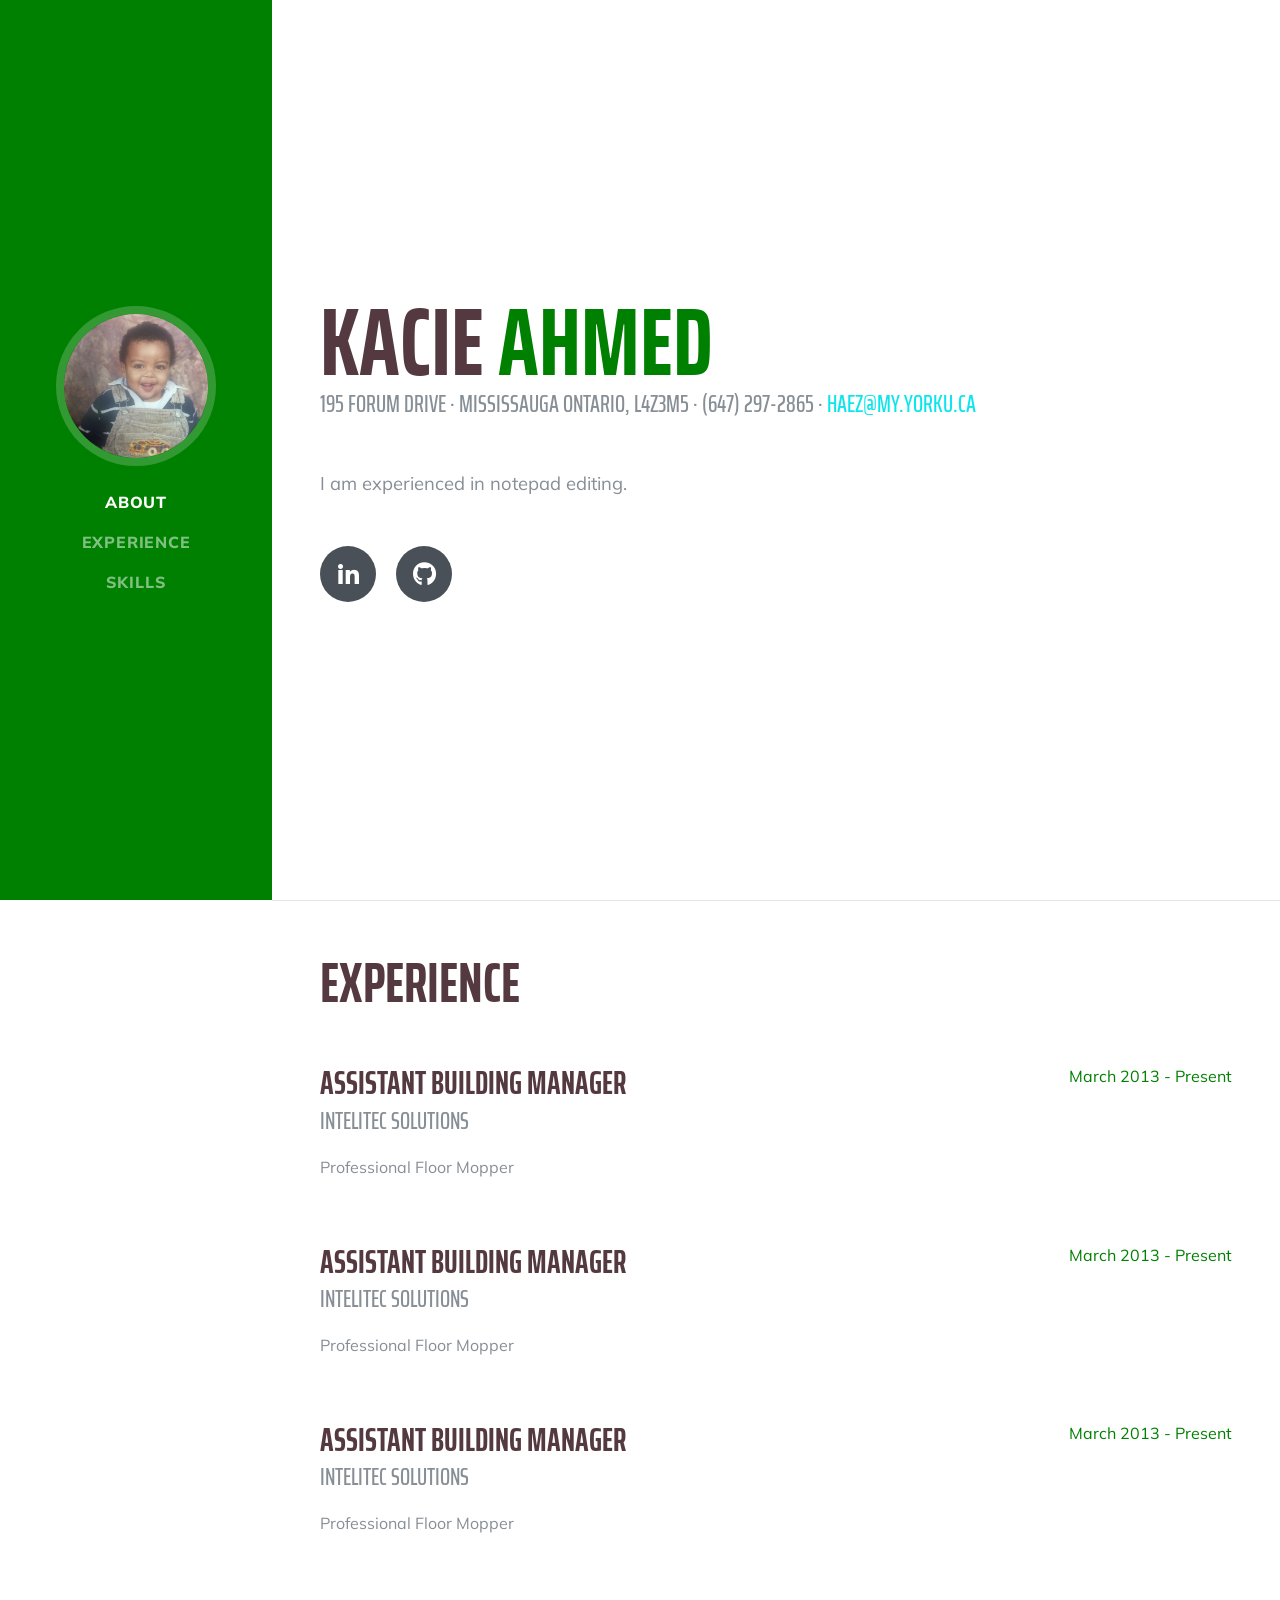
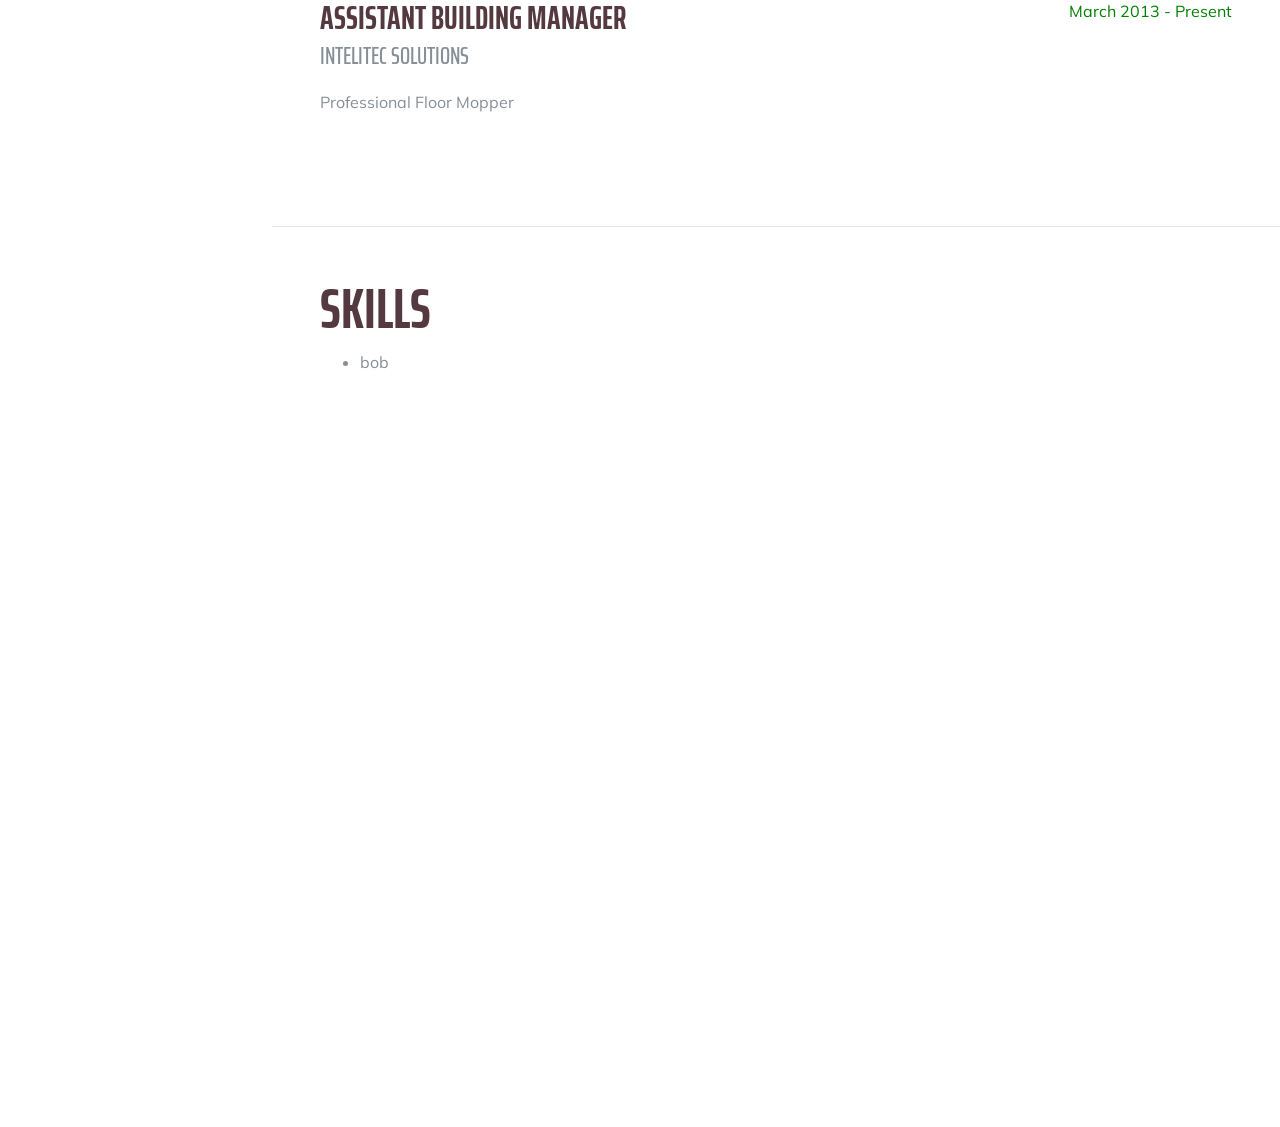
<file: index.html>
<!DOCTYPE html>
<html lang="en">

  <head>

    <meta charset="utf-8">
    <meta name="viewport" content="width=device-width, initial-scale=1, shrink-to-fit=no">
    <meta name="description" content="">
    <meta name="author" content="">

    <title>Resume - Kacie's Resume</title>

    <!-- Bootstrap core CSS -->
    <link href="vendor/bootstrap/css/bootstrap.min.css" rel="stylesheet">

    <!-- Custom fonts for this template -->
    <link href="https://fonts.googleapis.com/css?family=Saira+Extra+Condensed:500,700" rel="stylesheet">
    <link href="https://fonts.googleapis.com/css?family=Muli:400,400i,800,800i" rel="stylesheet">
    <link href="vendor/fontawesome-free/css/all.min.css" rel="stylesheet">

    <!-- Custom styles for this template -->
    <link href="css/resume.css" rel="stylesheet">

  </head>

  <body id="page-top">

    <nav class="navbar navbar-expand-lg navbar-dark bg-primary fixed-top" id="sideNav">
      <a class="navbar-brand js-scroll-trigger" href="#page-top">
        <span class="d-block d-lg-none">Workshop</span>
        <span class="d-none d-lg-block">
          <img class="img-fluid img-profile rounded-circle mx-auto mb-2" src="img/profile.jpg" alt="">
        </span>
      </a>
      <button class="navbar-toggler" type="button" data-toggle="collapse" data-target="#navbarSupportedContent" aria-controls="navbarSupportedContent" aria-expanded="false" aria-label="Toggle navigation">
        <span class="navbar-toggler-icon"></span>
      </button>
      <div class="collapse navbar-collapse" id="navbarSupportedContent">
        <ul class="navbar-nav">
          <li class="nav-item">
            <a class="nav-link js-scroll-trigger" href="#about">About</a>
          </li>
          <li class="nav-item">
            <a class="nav-link js-scroll-trigger" href="#experience">Experience</a>
          </li>
          <li class="nav-item">
            <a class="nav-link js-scroll-trigger" href="#experience">Skills</a>
          </li>
        </ul>
      </div>
    </nav>

    <div class="container-fluid p-0">
      <section class="resume-section p-3 p-lg-5 d-flex d-column" id="about">
        <div class="my-auto">
          <h1 class="mb-0">Kacie
            <span class="text-primary">Ahmed</span>
          </h1>
          <div class="subheading mb-5">195 Forum Drive · Mississauga Ontario, L4Z3M5 · (647) 297-2865 ·
            <a href="mailto:haez@my.yorku.ca">haez@my.yorku.ca</a>
          </div>
          <p class="lead mb-5">I am experienced in notepad editing.</p>
          <div class="social-icons">
            <a href="https://www.linkedin.com/in/kacie-ahmed-2a8b5b171/">
              <i class="fab fa-linkedin-in"></i>
            </a>
            <a href="#">
              <i class="fab fa-github"></i>
            </a>
          </div>
        </div>
      </section>

      <hr class="m-0">

      <section class="resume-section p-3 p-lg-5 d-flex flex-column" id="experience">
        <div class="my-auto">
          <h2 class="mb-5">Experience</h2>

          <div class="resume-item d-flex flex-column flex-md-row mb-5">
            <div class="resume-content mr-auto">
              <h3 class="mb-0">Assistant Building Manager</h3>
              <div class="subheading mb-3">Intelitec Solutions</div>
              <p>Professional Floor Mopper</p>
            </div>
            <div class="resume-date text-md-right">
              <span class="text-primary">March 2013 - Present</span>
            </div>
          </div>

          <div class="resume-item d-flex flex-column flex-md-row mb-5">
            <div class="resume-content mr-auto">
              <h3 class="mb-0">Assistant Building Manager</h3>
              <div class="subheading mb-3">Intelitec Solutions</div>
              <p>Professional Floor Mopper</p>
            </div>
            <div class="resume-date text-md-right">
              <span class="text-primary">March 2013 - Present</span>
            </div>
          </div>
          <div class="resume-item d-flex flex-column flex-md-row mb-5">
            <div class="resume-content mr-auto">
              <h3 class="mb-0">Assistant Building Manager</h3>
              <div class="subheading mb-3">Intelitec Solutions</div>
              <p>Professional Floor Mopper</p>
            </div>
            <div class="resume-date text-md-right">
              <span class="text-primary">March 2013 - Present</span>
            </div>
          </div>

          <div class="resume-item d-flex flex-column flex-md-row mb-5">
            <div class="resume-content mr-auto">
              <h3 class="mb-0">Assistant Building Manager</h3>
              <div class="subheading mb-3">Intelitec Solutions</div>
              <p>Professional Floor Mopper</p>
            </div>
            <div class="resume-date text-md-right">
              <span class="text-primary">March 2013 - Present</span>
            </div>
          </div>

        </div>


</section>

      <hr class="m-0">

      <section class="resume-section p-3 p-lg-5 d-flex d-column" id="skills">




      <div>
          <h2> Skills </h2>
        <ul>
          <li> bob </li>

      </div>



    </section>





    <!-- Bootstrap core JavaScript -->
    <script src="vendor/jquery/jquery.min.js"></script>
    <script src="vendor/bootstrap/js/bootstrap.bundle.min.js"></script>

    <!-- Plugin JavaScript -->
    <script src="vendor/jquery-easing/jquery.easing.min.js"></script>

    <!-- Custom scripts for this template -->
    <script src="js/resume.min.js"></script>

  </body>

</html>
</file>
<file: vendor/fontawesome-free/css/all.min.css>
/*!
 * Font Awesome Free 5.3.1 by @fontawesome - https://fontawesome.com
 * License - https://fontawesome.com/license/free (Icons: CC BY 4.0, Fonts: SIL OFL 1.1, Code: MIT License)
 */
.fa,.fab,.fal,.far,.fas{-moz-osx-font-smoothing:grayscale;-webkit-font-smoothing:antialiased;display:inline-block;font-style:normal;font-variant:normal;text-rendering:auto;line-height:1}.fa-lg{font-size:1.33333em;line-height:.75em;vertical-align:-.0667em}.fa-xs{font-size:.75em}.fa-sm{font-size:.875em}.fa-1x{font-size:1em}.fa-2x{font-size:2em}.fa-3x{font-size:3em}.fa-4x{font-size:4em}.fa-5x{font-size:5em}.fa-6x{font-size:6em}.fa-7x{font-size:7em}.fa-8x{font-size:8em}.fa-9x{font-size:9em}.fa-10x{font-size:10em}.fa-fw{text-align:center;width:1.25em}.fa-ul{list-style-type:none;margin-left:2.5em;padding-left:0}.fa-ul>li{position:relative}.fa-li{left:-2em;position:absolute;text-align:center;width:2em;line-height:inherit}.fa-border{border:.08em solid #eee;border-radius:.1em;padding:.2em .25em .15em}.fa-pull-left{float:left}.fa-pull-right{float:right}.fa.fa-pull-left,.fab.fa-pull-left,.fal.fa-pull-left,.far.fa-pull-left,.fas.fa-pull-left{margin-right:.3em}.fa.fa-pull-right,.fab.fa-pull-right,.fal.fa-pull-right,.far.fa-pull-right,.fas.fa-pull-right{margin-left:.3em}.fa-spin{animation:fa-spin 2s infinite linear}.fa-pulse{animation:fa-spin 1s infinite steps(8)}@keyframes fa-spin{0%{transform:rotate(0deg)}to{transform:rotate(1turn)}}.fa-rotate-90{-ms-filter:"progid:DXImageTransform.Microsoft.BasicImage(rotation=1)";transform:rotate(90deg)}.fa-rotate-180{-ms-filter:"progid:DXImageTransform.Microsoft.BasicImage(rotation=2)";transform:rotate(180deg)}.fa-rotate-270{-ms-filter:"progid:DXImageTransform.Microsoft.BasicImage(rotation=3)";transform:rotate(270deg)}.fa-flip-horizontal{-ms-filter:"progid:DXImageTransform.Microsoft.BasicImage(rotation=0, mirror=1)";transform:scaleX(-1)}.fa-flip-vertical{transform:scaleY(-1)}.fa-flip-horizontal.fa-flip-vertical,.fa-flip-vertical{-ms-filter:"progid:DXImageTransform.Microsoft.BasicImage(rotation=2, mirror=1)"}.fa-flip-horizontal.fa-flip-vertical{transform:scale(-1)}:root .fa-flip-horizontal,:root .fa-flip-vertical,:root .fa-rotate-90,:root .fa-rotate-180,:root .fa-rotate-270{-webkit-filter:none;filter:none}.fa-stack{display:inline-block;height:2em;line-height:2em;position:relative;vertical-align:middle;width:2em}.fa-stack-1x,.fa-stack-2x{left:0;position:absolute;text-align:center;width:100%}.fa-stack-1x{line-height:inherit}.fa-stack-2x{font-size:2em}.fa-inverse{color:#fff}.fa-500px:before{content:"\f26e"}.fa-accessible-icon:before{content:"\f368"}.fa-accusoft:before{content:"\f369"}.fa-ad:before{content:"\f641"}.fa-address-book:before{content:"\f2b9"}.fa-address-card:before{content:"\f2bb"}.fa-adjust:before{content:"\f042"}.fa-adn:before{content:"\f170"}.fa-adversal:before{content:"\f36a"}.fa-affiliatetheme:before{content:"\f36b"}.fa-air-freshener:before{content:"\f5d0"}.fa-algolia:before{content:"\f36c"}.fa-align-center:before{content:"\f037"}.fa-align-justify:before{content:"\f039"}.fa-align-left:before{content:"\f036"}.fa-align-right:before{content:"\f038"}.fa-alipay:before{content:"\f642"}.fa-allergies:before{content:"\f461"}.fa-amazon:before{content:"\f270"}.fa-amazon-pay:before{content:"\f42c"}.fa-ambulance:before{content:"\f0f9"}.fa-american-sign-language-interpreting:before{content:"\f2a3"}.fa-amilia:before{content:"\f36d"}.fa-anchor:before{content:"\f13d"}.fa-android:before{content:"\f17b"}.fa-angellist:before{content:"\f209"}.fa-angle-double-down:before{content:"\f103"}.fa-angle-double-left:before{content:"\f100"}.fa-angle-double-right:before{content:"\f101"}.fa-angle-double-up:before{content:"\f102"}.fa-angle-down:before{content:"\f107"}.fa-angle-left:before{content:"\f104"}.fa-angle-right:before{content:"\f105"}.fa-angle-up:before{content:"\f106"}.fa-angry:before{content:"\f556"}.fa-angrycreative:before{content:"\f36e"}.fa-angular:before{content:"\f420"}.fa-ankh:before{content:"\f644"}.fa-app-store:before{content:"\f36f"}.fa-app-store-ios:before{content:"\f370"}.fa-apper:before{content:"\f371"}.fa-apple:before{content:"\f179"}.fa-apple-alt:before{content:"\f5d1"}.fa-apple-pay:before{content:"\f415"}.fa-archive:before{content:"\f187"}.fa-archway:before{content:"\f557"}.fa-arrow-alt-circle-down:before{content:"\f358"}.fa-arrow-alt-circle-left:before{content:"\f359"}.fa-arrow-alt-circle-right:before{content:"\f35a"}.fa-arrow-alt-circle-up:before{content:"\f35b"}.fa-arrow-circle-down:before{content:"\f0ab"}.fa-arrow-circle-left:before{content:"\f0a8"}.fa-arrow-circle-right:before{content:"\f0a9"}.fa-arrow-circle-up:before{content:"\f0aa"}.fa-arrow-down:before{content:"\f063"}.fa-arrow-left:before{content:"\f060"}.fa-arrow-right:before{content:"\f061"}.fa-arrow-up:before{content:"\f062"}.fa-arrows-alt:before{content:"\f0b2"}.fa-arrows-alt-h:before{content:"\f337"}.fa-arrows-alt-v:before{content:"\f338"}.fa-assistive-listening-systems:before{content:"\f2a2"}.fa-asterisk:before{content:"\f069"}.fa-asymmetrik:before{content:"\f372"}.fa-at:before{content:"\f1fa"}.fa-atlas:before{content:"\f558"}.fa-atom:before{content:"\f5d2"}.fa-audible:before{content:"\f373"}.fa-audio-description:before{content:"\f29e"}.fa-autoprefixer:before{content:"\f41c"}.fa-avianex:before{content:"\f374"}.fa-aviato:before{content:"\f421"}.fa-award:before{content:"\f559"}.fa-aws:before{content:"\f375"}.fa-backspace:before{content:"\f55a"}.fa-backward:before{content:"\f04a"}.fa-balance-scale:before{content:"\f24e"}.fa-ban:before{content:"\f05e"}.fa-band-aid:before{content:"\f462"}.fa-bandcamp:before{content:"\f2d5"}.fa-barcode:before{content:"\f02a"}.fa-bars:before{content:"\f0c9"}.fa-baseball-ball:before{content:"\f433"}.fa-basketball-ball:before{content:"\f434"}.fa-bath:before{content:"\f2cd"}.fa-battery-empty:before{content:"\f244"}.fa-battery-full:before{content:"\f240"}.fa-battery-half:before{content:"\f242"}.fa-battery-quarter:before{content:"\f243"}.fa-battery-three-quarters:before{content:"\f241"}.fa-bed:before{content:"\f236"}.fa-beer:before{content:"\f0fc"}.fa-behance:before{content:"\f1b4"}.fa-behance-square:before{content:"\f1b5"}.fa-bell:before{content:"\f0f3"}.fa-bell-slash:before{content:"\f1f6"}.fa-bezier-curve:before{content:"\f55b"}.fa-bible:before{content:"\f647"}.fa-bicycle:before{content:"\f206"}.fa-bimobject:before{content:"\f378"}.fa-binoculars:before{content:"\f1e5"}.fa-birthday-cake:before{content:"\f1fd"}.fa-bitbucket:before{content:"\f171"}.fa-bitcoin:before{content:"\f379"}.fa-bity:before{content:"\f37a"}.fa-black-tie:before{content:"\f27e"}.fa-blackberry:before{content:"\f37b"}.fa-blender:before{content:"\f517"}.fa-blind:before{content:"\f29d"}.fa-blogger:before{content:"\f37c"}.fa-blogger-b:before{content:"\f37d"}.fa-bluetooth:before{content:"\f293"}.fa-bluetooth-b:before{content:"\f294"}.fa-bold:before{content:"\f032"}.fa-bolt:before{content:"\f0e7"}.fa-bomb:before{content:"\f1e2"}.fa-bone:before{content:"\f5d7"}.fa-bong:before{content:"\f55c"}.fa-book:before{content:"\f02d"}.fa-book-open:before{content:"\f518"}.fa-book-reader:before{content:"\f5da"}.fa-bookmark:before{content:"\f02e"}.fa-bowling-ball:before{content:"\f436"}.fa-box:before{content:"\f466"}.fa-box-open:before{content:"\f49e"}.fa-boxes:before{content:"\f468"}.fa-braille:before{content:"\f2a1"}.fa-brain:before{content:"\f5dc"}.fa-briefcase:before{content:"\f0b1"}.fa-briefcase-medical:before{content:"\f469"}.fa-broadcast-tower:before{content:"\f519"}.fa-broom:before{content:"\f51a"}.fa-brush:before{content:"\f55d"}.fa-btc:before{content:"\f15a"}.fa-bug:before{content:"\f188"}.fa-building:before{content:"\f1ad"}.fa-bullhorn:before{content:"\f0a1"}.fa-bullseye:before{content:"\f140"}.fa-burn:before{content:"\f46a"}.fa-buromobelexperte:before{content:"\f37f"}.fa-bus:before{content:"\f207"}.fa-bus-alt:before{content:"\f55e"}.fa-business-time:before{content:"\f64a"}.fa-buysellads:before{content:"\f20d"}.fa-calculator:before{content:"\f1ec"}.fa-calendar:before{content:"\f133"}.fa-calendar-alt:before{content:"\f073"}.fa-calendar-check:before{content:"\f274"}.fa-calendar-minus:before{content:"\f272"}.fa-calendar-plus:before{content:"\f271"}.fa-calendar-times:before{content:"\f273"}.fa-camera:before{content:"\f030"}.fa-camera-retro:before{content:"\f083"}.fa-cannabis:before{content:"\f55f"}.fa-capsules:before{content:"\f46b"}.fa-car:before{content:"\f1b9"}.fa-car-alt:before{content:"\f5de"}.fa-car-battery:before{content:"\f5df"}.fa-car-crash:before{content:"\f5e1"}.fa-car-side:before{content:"\f5e4"}.fa-caret-down:before{content:"\f0d7"}.fa-caret-left:before{content:"\f0d9"}.fa-caret-right:before{content:"\f0da"}.fa-caret-square-down:before{content:"\f150"}.fa-caret-square-left:before{content:"\f191"}.fa-caret-square-right:before{content:"\f152"}.fa-caret-square-up:before{content:"\f151"}.fa-caret-up:before{content:"\f0d8"}.fa-cart-arrow-down:before{content:"\f218"}.fa-cart-plus:before{content:"\f217"}.fa-cc-amazon-pay:before{content:"\f42d"}.fa-cc-amex:before{content:"\f1f3"}.fa-cc-apple-pay:before{content:"\f416"}.fa-cc-diners-club:before{content:"\f24c"}.fa-cc-discover:before{content:"\f1f2"}.fa-cc-jcb:before{content:"\f24b"}.fa-cc-mastercard:before{content:"\f1f1"}.fa-cc-paypal:before{content:"\f1f4"}.fa-cc-stripe:before{content:"\f1f5"}.fa-cc-visa:before{content:"\f1f0"}.fa-centercode:before{content:"\f380"}.fa-certificate:before{content:"\f0a3"}.fa-chalkboard:before{content:"\f51b"}.fa-chalkboard-teacher:before{content:"\f51c"}.fa-charging-station:before{content:"\f5e7"}.fa-chart-area:before{content:"\f1fe"}.fa-chart-bar:before{content:"\f080"}.fa-chart-line:before{content:"\f201"}.fa-chart-pie:before{content:"\f200"}.fa-check:before{content:"\f00c"}.fa-check-circle:before{content:"\f058"}.fa-check-double:before{content:"\f560"}.fa-check-square:before{content:"\f14a"}.fa-chess:before{content:"\f439"}.fa-chess-bishop:before{content:"\f43a"}.fa-chess-board:before{content:"\f43c"}.fa-chess-king:before{content:"\f43f"}.fa-chess-knight:before{content:"\f441"}.fa-chess-pawn:before{content:"\f443"}.fa-chess-queen:before{content:"\f445"}.fa-chess-rook:before{content:"\f447"}.fa-chevron-circle-down:before{content:"\f13a"}.fa-chevron-circle-left:before{content:"\f137"}.fa-chevron-circle-right:before{content:"\f138"}.fa-chevron-circle-up:before{content:"\f139"}.fa-chevron-down:before{content:"\f078"}.fa-chevron-left:before{content:"\f053"}.fa-chevron-right:before{content:"\f054"}.fa-chevron-up:before{content:"\f077"}.fa-child:before{content:"\f1ae"}.fa-chrome:before{content:"\f268"}.fa-church:before{content:"\f51d"}.fa-circle:before{content:"\f111"}.fa-circle-notch:before{content:"\f1ce"}.fa-city:before{content:"\f64f"}.fa-clipboard:before{content:"\f328"}.fa-clipboard-check:before{content:"\f46c"}.fa-clipboard-list:before{content:"\f46d"}.fa-clock:before{content:"\f017"}.fa-clone:before{content:"\f24d"}.fa-closed-captioning:before{content:"\f20a"}.fa-cloud:before{content:"\f0c2"}.fa-cloud-download-alt:before{content:"\f381"}.fa-cloud-upload-alt:before{content:"\f382"}.fa-cloudscale:before{content:"\f383"}.fa-cloudsmith:before{content:"\f384"}.fa-cloudversify:before{content:"\f385"}.fa-cocktail:before{content:"\f561"}.fa-code:before{content:"\f121"}.fa-code-branch:before{content:"\f126"}.fa-codepen:before{content:"\f1cb"}.fa-codiepie:before{content:"\f284"}.fa-coffee:before{content:"\f0f4"}.fa-cog:before{content:"\f013"}.fa-cogs:before{content:"\f085"}.fa-coins:before{content:"\f51e"}.fa-columns:before{content:"\f0db"}.fa-comment:before{content:"\f075"}.fa-comment-alt:before{content:"\f27a"}.fa-comment-dollar:before{content:"\f651"}.fa-comment-dots:before{content:"\f4ad"}.fa-comment-slash:before{content:"\f4b3"}.fa-comments:before{content:"\f086"}.fa-comments-dollar:before{content:"\f653"}.fa-compact-disc:before{content:"\f51f"}.fa-compass:before{content:"\f14e"}.fa-compress:before{content:"\f066"}.fa-concierge-bell:before{content:"\f562"}.fa-connectdevelop:before{content:"\f20e"}.fa-contao:before{content:"\f26d"}.fa-cookie:before{content:"\f563"}.fa-cookie-bite:before{content:"\f564"}.fa-copy:before{content:"\f0c5"}.fa-copyright:before{content:"\f1f9"}.fa-couch:before{content:"\f4b8"}.fa-cpanel:before{content:"\f388"}.fa-creative-commons:before{content:"\f25e"}.fa-creative-commons-by:before{content:"\f4e7"}.fa-creative-commons-nc:before{content:"\f4e8"}.fa-creative-commons-nc-eu:before{content:"\f4e9"}.fa-creative-commons-nc-jp:before{content:"\f4ea"}.fa-creative-commons-nd:before{content:"\f4eb"}.fa-creative-commons-pd:before{content:"\f4ec"}.fa-creative-commons-pd-alt:before{content:"\f4ed"}.fa-creative-commons-remix:before{content:"\f4ee"}.fa-creative-commons-sa:before{content:"\f4ef"}.fa-creative-commons-sampling:before{content:"\f4f0"}.fa-creative-commons-sampling-plus:before{content:"\f4f1"}.fa-creative-commons-share:before{content:"\f4f2"}.fa-credit-card:before{content:"\f09d"}.fa-crop:before{content:"\f125"}.fa-crop-alt:before{content:"\f565"}.fa-cross:before{content:"\f654"}.fa-crosshairs:before{content:"\f05b"}.fa-crow:before{content:"\f520"}.fa-crown:before{content:"\f521"}.fa-css3:before{content:"\f13c"}.fa-css3-alt:before{content:"\f38b"}.fa-cube:before{content:"\f1b2"}.fa-cubes:before{content:"\f1b3"}.fa-cut:before{content:"\f0c4"}.fa-cuttlefish:before{content:"\f38c"}.fa-d-and-d:before{content:"\f38d"}.fa-dashcube:before{content:"\f210"}.fa-database:before{content:"\f1c0"}.fa-deaf:before{content:"\f2a4"}.fa-delicious:before{content:"\f1a5"}.fa-deploydog:before{content:"\f38e"}.fa-deskpro:before{content:"\f38f"}.fa-desktop:before{content:"\f108"}.fa-deviantart:before{content:"\f1bd"}.fa-dharmachakra:before{content:"\f655"}.fa-diagnoses:before{content:"\f470"}.fa-dice:before{content:"\f522"}.fa-dice-five:before{content:"\f523"}.fa-dice-four:before{content:"\f524"}.fa-dice-one:before{content:"\f525"}.fa-dice-six:before{content:"\f526"}.fa-dice-three:before{content:"\f527"}.fa-dice-two:before{content:"\f528"}.fa-digg:before{content:"\f1a6"}.fa-digital-ocean:before{content:"\f391"}.fa-digital-tachograph:before{content:"\f566"}.fa-directions:before{content:"\f5eb"}.fa-discord:before{content:"\f392"}.fa-discourse:before{content:"\f393"}.fa-divide:before{content:"\f529"}.fa-dizzy:before{content:"\f567"}.fa-dna:before{content:"\f471"}.fa-dochub:before{content:"\f394"}.fa-docker:before{content:"\f395"}.fa-dollar-sign:before{content:"\f155"}.fa-dolly:before{content:"\f472"}.fa-dolly-flatbed:before{content:"\f474"}.fa-donate:before{content:"\f4b9"}.fa-door-closed:before{content:"\f52a"}.fa-door-open:before{content:"\f52b"}.fa-dot-circle:before{content:"\f192"}.fa-dove:before{content:"\f4ba"}.fa-download:before{content:"\f019"}.fa-draft2digital:before{content:"\f396"}.fa-drafting-compass:before{content:"\f568"}.fa-draw-polygon:before{content:"\f5ee"}.fa-dribbble:before{content:"\f17d"}.fa-dribbble-square:before{content:"\f397"}.fa-dropbox:before{content:"\f16b"}.fa-drum:before{content:"\f569"}.fa-drum-steelpan:before{content:"\f56a"}.fa-drupal:before{content:"\f1a9"}.fa-dumbbell:before{content:"\f44b"}.fa-dyalog:before{content:"\f399"}.fa-earlybirds:before{content:"\f39a"}.fa-ebay:before{content:"\f4f4"}.fa-edge:before{content:"\f282"}.fa-edit:before{content:"\f044"}.fa-eject:before{content:"\f052"}.fa-elementor:before{content:"\f430"}.fa-ellipsis-h:before{content:"\f141"}.fa-ellipsis-v:before{content:"\f142"}.fa-ello:before{content:"\f5f1"}.fa-ember:before{content:"\f423"}.fa-empire:before{content:"\f1d1"}.fa-envelope:before{content:"\f0e0"}.fa-envelope-open:before{content:"\f2b6"}.fa-envelope-open-text:before{content:"\f658"}.fa-envelope-square:before{content:"\f199"}.fa-envira:before{content:"\f299"}.fa-equals:before{content:"\f52c"}.fa-eraser:before{content:"\f12d"}.fa-erlang:before{content:"\f39d"}.fa-ethereum:before{content:"\f42e"}.fa-etsy:before{content:"\f2d7"}.fa-euro-sign:before{content:"\f153"}.fa-exchange-alt:before{content:"\f362"}.fa-exclamation:before{content:"\f12a"}.fa-exclamation-circle:before{content:"\f06a"}.fa-exclamation-triangle:before{content:"\f071"}.fa-expand:before{content:"\f065"}.fa-expand-arrows-alt:before{content:"\f31e"}.fa-expeditedssl:before{content:"\f23e"}.fa-external-link-alt:before{content:"\f35d"}.fa-external-link-square-alt:before{content:"\f360"}.fa-eye:before{content:"\f06e"}.fa-eye-dropper:before{content:"\f1fb"}.fa-eye-slash:before{content:"\f070"}.fa-facebook:before{content:"\f09a"}.fa-facebook-f:before{content:"\f39e"}.fa-facebook-messenger:before{content:"\f39f"}.fa-facebook-square:before{content:"\f082"}.fa-fast-backward:before{content:"\f049"}.fa-fast-forward:before{content:"\f050"}.fa-fax:before{content:"\f1ac"}.fa-feather:before{content:"\f52d"}.fa-feather-alt:before{content:"\f56b"}.fa-female:before{content:"\f182"}.fa-fighter-jet:before{content:"\f0fb"}.fa-file:before{content:"\f15b"}.fa-file-alt:before{content:"\f15c"}.fa-file-archive:before{content:"\f1c6"}.fa-file-audio:before{content:"\f1c7"}.fa-file-code:before{content:"\f1c9"}.fa-file-contract:before{content:"\f56c"}.fa-file-download:before{content:"\f56d"}.fa-file-excel:before{content:"\f1c3"}.fa-file-export:before{content:"\f56e"}.fa-file-image:before{content:"\f1c5"}.fa-file-import:before{content:"\f56f"}.fa-file-invoice:before{content:"\f570"}.fa-file-invoice-dollar:before{content:"\f571"}.fa-file-medical:before{content:"\f477"}.fa-file-medical-alt:before{content:"\f478"}.fa-file-pdf:before{content:"\f1c1"}.fa-file-powerpoint:before{content:"\f1c4"}.fa-file-prescription:before{content:"\f572"}.fa-file-signature:before{content:"\f573"}.fa-file-upload:before{content:"\f574"}.fa-file-video:before{content:"\f1c8"}.fa-file-word:before{content:"\f1c2"}.fa-fill:before{content:"\f575"}.fa-fill-drip:before{content:"\f576"}.fa-film:before{content:"\f008"}.fa-filter:before{content:"\f0b0"}.fa-fingerprint:before{content:"\f577"}.fa-fire:before{content:"\f06d"}.fa-fire-extinguisher:before{content:"\f134"}.fa-firefox:before{content:"\f269"}.fa-first-aid:before{content:"\f479"}.fa-first-order:before{content:"\f2b0"}.fa-first-order-alt:before{content:"\f50a"}.fa-firstdraft:before{content:"\f3a1"}.fa-fish:before{content:"\f578"}.fa-flag:before{content:"\f024"}.fa-flag-checkered:before{content:"\f11e"}.fa-flask:before{content:"\f0c3"}.fa-flickr:before{content:"\f16e"}.fa-flipboard:before{content:"\f44d"}.fa-flushed:before{content:"\f579"}.fa-fly:before{content:"\f417"}.fa-folder:before{content:"\f07b"}.fa-folder-minus:before{content:"\f65d"}.fa-folder-open:before{content:"\f07c"}.fa-folder-plus:before{content:"\f65e"}.fa-font:before{content:"\f031"}.fa-font-awesome:before{content:"\f2b4"}.fa-font-awesome-alt:before{content:"\f35c"}.fa-font-awesome-flag:before{content:"\f425"}.fa-font-awesome-logo-full:before{content:"\f4e6"}.fa-fonticons:before{content:"\f280"}.fa-fonticons-fi:before{content:"\f3a2"}.fa-football-ball:before{content:"\f44e"}.fa-fort-awesome:before{content:"\f286"}.fa-fort-awesome-alt:before{content:"\f3a3"}.fa-forumbee:before{content:"\f211"}.fa-forward:before{content:"\f04e"}.fa-foursquare:before{content:"\f180"}.fa-free-code-camp:before{content:"\f2c5"}.fa-freebsd:before{content:"\f3a4"}.fa-frog:before{content:"\f52e"}.fa-frown:before{content:"\f119"}.fa-frown-open:before{content:"\f57a"}.fa-fulcrum:before{content:"\f50b"}.fa-funnel-dollar:before{content:"\f662"}.fa-futbol:before{content:"\f1e3"}.fa-galactic-republic:before{content:"\f50c"}.fa-galactic-senate:before{content:"\f50d"}.fa-gamepad:before{content:"\f11b"}.fa-gas-pump:before{content:"\f52f"}.fa-gavel:before{content:"\f0e3"}.fa-gem:before{content:"\f3a5"}.fa-genderless:before{content:"\f22d"}.fa-get-pocket:before{content:"\f265"}.fa-gg:before{content:"\f260"}.fa-gg-circle:before{content:"\f261"}.fa-gift:before{content:"\f06b"}.fa-git:before{content:"\f1d3"}.fa-git-square:before{content:"\f1d2"}.fa-github:before{content:"\f09b"}.fa-github-alt:before{content:"\f113"}.fa-github-square:before{content:"\f092"}.fa-gitkraken:before{content:"\f3a6"}.fa-gitlab:before{content:"\f296"}.fa-gitter:before{content:"\f426"}.fa-glass-martini:before{content:"\f000"}.fa-glass-martini-alt:before{content:"\f57b"}.fa-glasses:before{content:"\f530"}.fa-glide:before{content:"\f2a5"}.fa-glide-g:before{content:"\f2a6"}.fa-globe:before{content:"\f0ac"}.fa-globe-africa:before{content:"\f57c"}.fa-globe-americas:before{content:"\f57d"}.fa-globe-asia:before{content:"\f57e"}.fa-gofore:before{content:"\f3a7"}.fa-golf-ball:before{content:"\f450"}.fa-goodreads:before{content:"\f3a8"}.fa-goodreads-g:before{content:"\f3a9"}.fa-google:before{content:"\f1a0"}.fa-google-drive:before{content:"\f3aa"}.fa-google-play:before{content:"\f3ab"}.fa-google-plus:before{content:"\f2b3"}.fa-google-plus-g:before{content:"\f0d5"}.fa-google-plus-square:before{content:"\f0d4"}.fa-google-wallet:before{content:"\f1ee"}.fa-gopuram:before{content:"\f664"}.fa-graduation-cap:before{content:"\f19d"}.fa-gratipay:before{content:"\f184"}.fa-grav:before{content:"\f2d6"}.fa-greater-than:before{content:"\f531"}.fa-greater-than-equal:before{content:"\f532"}.fa-grimace:before{content:"\f57f"}.fa-grin:before{content:"\f580"}.fa-grin-alt:before{content:"\f581"}.fa-grin-beam:before{content:"\f582"}.fa-grin-beam-sweat:before{content:"\f583"}.fa-grin-hearts:before{content:"\f584"}.fa-grin-squint:before{content:"\f585"}.fa-grin-squint-tears:before{content:"\f586"}.fa-grin-stars:before{content:"\f587"}.fa-grin-tears:before{content:"\f588"}.fa-grin-tongue:before{content:"\f589"}.fa-grin-tongue-squint:before{content:"\f58a"}.fa-grin-tongue-wink:before{content:"\f58b"}.fa-grin-wink:before{content:"\f58c"}.fa-grip-horizontal:before{content:"\f58d"}.fa-grip-vertical:before{content:"\f58e"}.fa-gripfire:before{content:"\f3ac"}.fa-grunt:before{content:"\f3ad"}.fa-gulp:before{content:"\f3ae"}.fa-h-square:before{content:"\f0fd"}.fa-hacker-news:before{content:"\f1d4"}.fa-hacker-news-square:before{content:"\f3af"}.fa-hackerrank:before{content:"\f5f7"}.fa-hamsa:before{content:"\f665"}.fa-hand-holding:before{content:"\f4bd"}.fa-hand-holding-heart:before{content:"\f4be"}.fa-hand-holding-usd:before{content:"\f4c0"}.fa-hand-lizard:before{content:"\f258"}.fa-hand-paper:before{content:"\f256"}.fa-hand-peace:before{content:"\f25b"}.fa-hand-point-down:before{content:"\f0a7"}.fa-hand-point-left:before{content:"\f0a5"}.fa-hand-point-right:before{content:"\f0a4"}.fa-hand-point-up:before{content:"\f0a6"}.fa-hand-pointer:before{content:"\f25a"}.fa-hand-rock:before{content:"\f255"}.fa-hand-scissors:before{content:"\f257"}.fa-hand-spock:before{content:"\f259"}.fa-hands:before{content:"\f4c2"}.fa-hands-helping:before{content:"\f4c4"}.fa-handshake:before{content:"\f2b5"}.fa-hashtag:before{content:"\f292"}.fa-haykal:before{content:"\f666"}.fa-hdd:before{content:"\f0a0"}.fa-heading:before{content:"\f1dc"}.fa-headphones:before{content:"\f025"}.fa-headphones-alt:before{content:"\f58f"}.fa-headset:before{content:"\f590"}.fa-heart:before{content:"\f004"}.fa-heartbeat:before{content:"\f21e"}.fa-helicopter:before{content:"\f533"}.fa-highlighter:before{content:"\f591"}.fa-hips:before{content:"\f452"}.fa-hire-a-helper:before{content:"\f3b0"}.fa-history:before{content:"\f1da"}.fa-hockey-puck:before{content:"\f453"}.fa-home:before{content:"\f015"}.fa-hooli:before{content:"\f427"}.fa-hornbill:before{content:"\f592"}.fa-hospital:before{content:"\f0f8"}.fa-hospital-alt:before{content:"\f47d"}.fa-hospital-symbol:before{content:"\f47e"}.fa-hot-tub:before{content:"\f593"}.fa-hotel:before{content:"\f594"}.fa-hotjar:before{content:"\f3b1"}.fa-hourglass:before{content:"\f254"}.fa-hourglass-end:before{content:"\f253"}.fa-hourglass-half:before{content:"\f252"}.fa-hourglass-start:before{content:"\f251"}.fa-houzz:before{content:"\f27c"}.fa-html5:before{content:"\f13b"}.fa-hubspot:before{content:"\f3b2"}.fa-i-cursor:before{content:"\f246"}.fa-id-badge:before{content:"\f2c1"}.fa-id-card:before{content:"\f2c2"}.fa-id-card-alt:before{content:"\f47f"}.fa-image:before{content:"\f03e"}.fa-images:before{content:"\f302"}.fa-imdb:before{content:"\f2d8"}.fa-inbox:before{content:"\f01c"}.fa-indent:before{content:"\f03c"}.fa-industry:before{content:"\f275"}.fa-infinity:before{content:"\f534"}.fa-info:before{content:"\f129"}.fa-info-circle:before{content:"\f05a"}.fa-instagram:before{content:"\f16d"}.fa-internet-explorer:before{content:"\f26b"}.fa-ioxhost:before{content:"\f208"}.fa-italic:before{content:"\f033"}.fa-itunes:before{content:"\f3b4"}.fa-itunes-note:before{content:"\f3b5"}.fa-java:before{content:"\f4e4"}.fa-jedi:before{content:"\f669"}.fa-jedi-order:before{content:"\f50e"}.fa-jenkins:before{content:"\f3b6"}.fa-joget:before{content:"\f3b7"}.fa-joint:before{content:"\f595"}.fa-joomla:before{content:"\f1aa"}.fa-journal-whills:before{content:"\f66a"}.fa-js:before{content:"\f3b8"}.fa-js-square:before{content:"\f3b9"}.fa-jsfiddle:before{content:"\f1cc"}.fa-kaaba:before{content:"\f66b"}.fa-kaggle:before{content:"\f5fa"}.fa-key:before{content:"\f084"}.fa-keybase:before{content:"\f4f5"}.fa-keyboard:before{content:"\f11c"}.fa-keycdn:before{content:"\f3ba"}.fa-khanda:before{content:"\f66d"}.fa-kickstarter:before{content:"\f3bb"}.fa-kickstarter-k:before{content:"\f3bc"}.fa-kiss:before{content:"\f596"}.fa-kiss-beam:before{content:"\f597"}.fa-kiss-wink-heart:before{content:"\f598"}.fa-kiwi-bird:before{content:"\f535"}.fa-korvue:before{content:"\f42f"}.fa-landmark:before{content:"\f66f"}.fa-language:before{content:"\f1ab"}.fa-laptop:before{content:"\f109"}.fa-laptop-code:before{content:"\f5fc"}.fa-laravel:before{content:"\f3bd"}.fa-lastfm:before{content:"\f202"}.fa-lastfm-square:before{content:"\f203"}.fa-laugh:before{content:"\f599"}.fa-laugh-beam:before{content:"\f59a"}.fa-laugh-squint:before{content:"\f59b"}.fa-laugh-wink:before{content:"\f59c"}.fa-layer-group:before{content:"\f5fd"}.fa-leaf:before{content:"\f06c"}.fa-leanpub:before{content:"\f212"}.fa-lemon:before{content:"\f094"}.fa-less:before{content:"\f41d"}.fa-less-than:before{content:"\f536"}.fa-less-than-equal:before{content:"\f537"}.fa-level-down-alt:before{content:"\f3be"}.fa-level-up-alt:before{content:"\f3bf"}.fa-life-ring:before{content:"\f1cd"}.fa-lightbulb:before{content:"\f0eb"}.fa-line:before{content:"\f3c0"}.fa-link:before{content:"\f0c1"}.fa-linkedin:before{content:"\f08c"}.fa-linkedin-in:before{content:"\f0e1"}.fa-linode:before{content:"\f2b8"}.fa-linux:before{content:"\f17c"}.fa-lira-sign:before{content:"\f195"}.fa-list:before{content:"\f03a"}.fa-list-alt:before{content:"\f022"}.fa-list-ol:before{content:"\f0cb"}.fa-list-ul:before{content:"\f0ca"}.fa-location-arrow:before{content:"\f124"}.fa-lock:before{content:"\f023"}.fa-lock-open:before{content:"\f3c1"}.fa-long-arrow-alt-down:before{content:"\f309"}.fa-long-arrow-alt-left:before{content:"\f30a"}.fa-long-arrow-alt-right:before{content:"\f30b"}.fa-long-arrow-alt-up:before{content:"\f30c"}.fa-low-vision:before{content:"\f2a8"}.fa-luggage-cart:before{content:"\f59d"}.fa-lyft:before{content:"\f3c3"}.fa-magento:before{content:"\f3c4"}.fa-magic:before{content:"\f0d0"}.fa-magnet:before{content:"\f076"}.fa-mail-bulk:before{content:"\f674"}.fa-mailchimp:before{content:"\f59e"}.fa-male:before{content:"\f183"}.fa-mandalorian:before{content:"\f50f"}.fa-map:before{content:"\f279"}.fa-map-marked:before{content:"\f59f"}.fa-map-marked-alt:before{content:"\f5a0"}.fa-map-marker:before{content:"\f041"}.fa-map-marker-alt:before{content:"\f3c5"}.fa-map-pin:before{content:"\f276"}.fa-map-signs:before{content:"\f277"}.fa-markdown:before{content:"\f60f"}.fa-marker:before{content:"\f5a1"}.fa-mars:before{content:"\f222"}.fa-mars-double:before{content:"\f227"}.fa-mars-stroke:before{content:"\f229"}.fa-mars-stroke-h:before{content:"\f22b"}.fa-mars-stroke-v:before{content:"\f22a"}.fa-mastodon:before{content:"\f4f6"}.fa-maxcdn:before{content:"\f136"}.fa-medal:before{content:"\f5a2"}.fa-medapps:before{content:"\f3c6"}.fa-medium:before{content:"\f23a"}.fa-medium-m:before{content:"\f3c7"}.fa-medkit:before{content:"\f0fa"}.fa-medrt:before{content:"\f3c8"}.fa-meetup:before{content:"\f2e0"}.fa-megaport:before{content:"\f5a3"}.fa-meh:before{content:"\f11a"}.fa-meh-blank:before{content:"\f5a4"}.fa-meh-rolling-eyes:before{content:"\f5a5"}.fa-memory:before{content:"\f538"}.fa-menorah:before{content:"\f676"}.fa-mercury:before{content:"\f223"}.fa-microchip:before{content:"\f2db"}.fa-microphone:before{content:"\f130"}.fa-microphone-alt:before{content:"\f3c9"}.fa-microphone-alt-slash:before{content:"\f539"}.fa-microphone-slash:before{content:"\f131"}.fa-microscope:before{content:"\f610"}.fa-microsoft:before{content:"\f3ca"}.fa-minus:before{content:"\f068"}.fa-minus-circle:before{content:"\f056"}.fa-minus-square:before{content:"\f146"}.fa-mix:before{content:"\f3cb"}.fa-mixcloud:before{content:"\f289"}.fa-mizuni:before{content:"\f3cc"}.fa-mobile:before{content:"\f10b"}.fa-mobile-alt:before{content:"\f3cd"}.fa-modx:before{content:"\f285"}.fa-monero:before{content:"\f3d0"}.fa-money-bill:before{content:"\f0d6"}.fa-money-bill-alt:before{content:"\f3d1"}.fa-money-bill-wave:before{content:"\f53a"}.fa-money-bill-wave-alt:before{content:"\f53b"}.fa-money-check:before{content:"\f53c"}.fa-money-check-alt:before{content:"\f53d"}.fa-monument:before{content:"\f5a6"}.fa-moon:before{content:"\f186"}.fa-mortar-pestle:before{content:"\f5a7"}.fa-mosque:before{content:"\f678"}.fa-motorcycle:before{content:"\f21c"}.fa-mouse-pointer:before{content:"\f245"}.fa-music:before{content:"\f001"}.fa-napster:before{content:"\f3d2"}.fa-neos:before{content:"\f612"}.fa-neuter:before{content:"\f22c"}.fa-newspaper:before{content:"\f1ea"}.fa-nimblr:before{content:"\f5a8"}.fa-nintendo-switch:before{content:"\f418"}.fa-node:before{content:"\f419"}.fa-node-js:before{content:"\f3d3"}.fa-not-equal:before{content:"\f53e"}.fa-notes-medical:before{content:"\f481"}.fa-npm:before{content:"\f3d4"}.fa-ns8:before{content:"\f3d5"}.fa-nutritionix:before{content:"\f3d6"}.fa-object-group:before{content:"\f247"}.fa-object-ungroup:before{content:"\f248"}.fa-odnoklassniki:before{content:"\f263"}.fa-odnoklassniki-square:before{content:"\f264"}.fa-oil-can:before{content:"\f613"}.fa-old-republic:before{content:"\f510"}.fa-om:before{content:"\f679"}.fa-opencart:before{content:"\f23d"}.fa-openid:before{content:"\f19b"}.fa-opera:before{content:"\f26a"}.fa-optin-monster:before{content:"\f23c"}.fa-osi:before{content:"\f41a"}.fa-outdent:before{content:"\f03b"}.fa-page4:before{content:"\f3d7"}.fa-pagelines:before{content:"\f18c"}.fa-paint-brush:before{content:"\f1fc"}.fa-paint-roller:before{content:"\f5aa"}.fa-palette:before{content:"\f53f"}.fa-palfed:before{content:"\f3d8"}.fa-pallet:before{content:"\f482"}.fa-paper-plane:before{content:"\f1d8"}.fa-paperclip:before{content:"\f0c6"}.fa-parachute-box:before{content:"\f4cd"}.fa-paragraph:before{content:"\f1dd"}.fa-parking:before{content:"\f540"}.fa-passport:before{content:"\f5ab"}.fa-pastafarianism:before{content:"\f67b"}.fa-paste:before{content:"\f0ea"}.fa-patreon:before{content:"\f3d9"}.fa-pause:before{content:"\f04c"}.fa-pause-circle:before{content:"\f28b"}.fa-paw:before{content:"\f1b0"}.fa-paypal:before{content:"\f1ed"}.fa-peace:before{content:"\f67c"}.fa-pen:before{content:"\f304"}.fa-pen-alt:before{content:"\f305"}.fa-pen-fancy:before{content:"\f5ac"}.fa-pen-nib:before{content:"\f5ad"}.fa-pen-square:before{content:"\f14b"}.fa-pencil-alt:before{content:"\f303"}.fa-pencil-ruler:before{content:"\f5ae"}.fa-people-carry:before{content:"\f4ce"}.fa-percent:before{content:"\f295"}.fa-percentage:before{content:"\f541"}.fa-periscope:before{content:"\f3da"}.fa-phabricator:before{content:"\f3db"}.fa-phoenix-framework:before{content:"\f3dc"}.fa-phoenix-squadron:before{content:"\f511"}.fa-phone:before{content:"\f095"}.fa-phone-slash:before{content:"\f3dd"}.fa-phone-square:before{content:"\f098"}.fa-phone-volume:before{content:"\f2a0"}.fa-php:before{content:"\f457"}.fa-pied-piper:before{content:"\f2ae"}.fa-pied-piper-alt:before{content:"\f1a8"}.fa-pied-piper-hat:before{content:"\f4e5"}.fa-pied-piper-pp:before{content:"\f1a7"}.fa-piggy-bank:before{content:"\f4d3"}.fa-pills:before{content:"\f484"}.fa-pinterest:before{content:"\f0d2"}.fa-pinterest-p:before{content:"\f231"}.fa-pinterest-square:before{content:"\f0d3"}.fa-place-of-worship:before{content:"\f67f"}.fa-plane:before{content:"\f072"}.fa-plane-arrival:before{content:"\f5af"}.fa-plane-departure:before{content:"\f5b0"}.fa-play:before{content:"\f04b"}.fa-play-circle:before{content:"\f144"}.fa-playstation:before{content:"\f3df"}.fa-plug:before{content:"\f1e6"}.fa-plus:before{content:"\f067"}.fa-plus-circle:before{content:"\f055"}.fa-plus-square:before{content:"\f0fe"}.fa-podcast:before{content:"\f2ce"}.fa-poll:before{content:"\f681"}.fa-poll-h:before{content:"\f682"}.fa-poo:before{content:"\f2fe"}.fa-poop:before{content:"\f619"}.fa-portrait:before{content:"\f3e0"}.fa-pound-sign:before{content:"\f154"}.fa-power-off:before{content:"\f011"}.fa-pray:before{content:"\f683"}.fa-praying-hands:before{content:"\f684"}.fa-prescription:before{content:"\f5b1"}.fa-prescription-bottle:before{content:"\f485"}.fa-prescription-bottle-alt:before{content:"\f486"}.fa-print:before{content:"\f02f"}.fa-procedures:before{content:"\f487"}.fa-product-hunt:before{content:"\f288"}.fa-project-diagram:before{content:"\f542"}.fa-pushed:before{content:"\f3e1"}.fa-puzzle-piece:before{content:"\f12e"}.fa-python:before{content:"\f3e2"}.fa-qq:before{content:"\f1d6"}.fa-qrcode:before{content:"\f029"}.fa-question:before{content:"\f128"}.fa-question-circle:before{content:"\f059"}.fa-quidditch:before{content:"\f458"}.fa-quinscape:before{content:"\f459"}.fa-quora:before{content:"\f2c4"}.fa-quote-left:before{content:"\f10d"}.fa-quote-right:before{content:"\f10e"}.fa-quran:before{content:"\f687"}.fa-r-project:before{content:"\f4f7"}.fa-random:before{content:"\f074"}.fa-ravelry:before{content:"\f2d9"}.fa-react:before{content:"\f41b"}.fa-readme:before{content:"\f4d5"}.fa-rebel:before{content:"\f1d0"}.fa-receipt:before{content:"\f543"}.fa-recycle:before{content:"\f1b8"}.fa-red-river:before{content:"\f3e3"}.fa-reddit:before{content:"\f1a1"}.fa-reddit-alien:before{content:"\f281"}.fa-reddit-square:before{content:"\f1a2"}.fa-redo:before{content:"\f01e"}.fa-redo-alt:before{content:"\f2f9"}.fa-registered:before{content:"\f25d"}.fa-rendact:before{content:"\f3e4"}.fa-renren:before{content:"\f18b"}.fa-reply:before{content:"\f3e5"}.fa-reply-all:before{content:"\f122"}.fa-replyd:before{content:"\f3e6"}.fa-researchgate:before{content:"\f4f8"}.fa-resolving:before{content:"\f3e7"}.fa-retweet:before{content:"\f079"}.fa-rev:before{content:"\f5b2"}.fa-ribbon:before{content:"\f4d6"}.fa-road:before{content:"\f018"}.fa-robot:before{content:"\f544"}.fa-rocket:before{content:"\f135"}.fa-rocketchat:before{content:"\f3e8"}.fa-rockrms:before{content:"\f3e9"}.fa-route:before{content:"\f4d7"}.fa-rss:before{content:"\f09e"}.fa-rss-square:before{content:"\f143"}.fa-ruble-sign:before{content:"\f158"}.fa-ruler:before{content:"\f545"}.fa-ruler-combined:before{content:"\f546"}.fa-ruler-horizontal:before{content:"\f547"}.fa-ruler-vertical:before{content:"\f548"}.fa-rupee-sign:before{content:"\f156"}.fa-sad-cry:before{content:"\f5b3"}.fa-sad-tear:before{content:"\f5b4"}.fa-safari:before{content:"\f267"}.fa-sass:before{content:"\f41e"}.fa-save:before{content:"\f0c7"}.fa-schlix:before{content:"\f3ea"}.fa-school:before{content:"\f549"}.fa-screwdriver:before{content:"\f54a"}.fa-scribd:before{content:"\f28a"}.fa-search:before{content:"\f002"}.fa-search-dollar:before{content:"\f688"}.fa-search-location:before{content:"\f689"}.fa-search-minus:before{content:"\f010"}.fa-search-plus:before{content:"\f00e"}.fa-searchengin:before{content:"\f3eb"}.fa-seedling:before{content:"\f4d8"}.fa-sellcast:before{content:"\f2da"}.fa-sellsy:before{content:"\f213"}.fa-server:before{content:"\f233"}.fa-servicestack:before{content:"\f3ec"}.fa-shapes:before{content:"\f61f"}.fa-share:before{content:"\f064"}.fa-share-alt:before{content:"\f1e0"}.fa-share-alt-square:before{content:"\f1e1"}.fa-share-square:before{content:"\f14d"}.fa-shekel-sign:before{content:"\f20b"}.fa-shield-alt:before{content:"\f3ed"}.fa-ship:before{content:"\f21a"}.fa-shipping-fast:before{content:"\f48b"}.fa-shirtsinbulk:before{content:"\f214"}.fa-shoe-prints:before{content:"\f54b"}.fa-shopping-bag:before{content:"\f290"}.fa-shopping-basket:before{content:"\f291"}.fa-shopping-cart:before{content:"\f07a"}.fa-shopware:before{content:"\f5b5"}.fa-shower:before{content:"\f2cc"}.fa-shuttle-van:before{content:"\f5b6"}.fa-sign:before{content:"\f4d9"}.fa-sign-in-alt:before{content:"\f2f6"}.fa-sign-language:before{content:"\f2a7"}.fa-sign-out-alt:before{content:"\f2f5"}.fa-signal:before{content:"\f012"}.fa-signature:before{content:"\f5b7"}.fa-simplybuilt:before{content:"\f215"}.fa-sistrix:before{content:"\f3ee"}.fa-sitemap:before{content:"\f0e8"}.fa-sith:before{content:"\f512"}.fa-skull:before{content:"\f54c"}.fa-skyatlas:before{content:"\f216"}.fa-skype:before{content:"\f17e"}.fa-slack:before{content:"\f198"}.fa-slack-hash:before{content:"\f3ef"}.fa-sliders-h:before{content:"\f1de"}.fa-slideshare:before{content:"\f1e7"}.fa-smile:before{content:"\f118"}.fa-smile-beam:before{content:"\f5b8"}.fa-smile-wink:before{content:"\f4da"}.fa-smoking:before{content:"\f48d"}.fa-smoking-ban:before{content:"\f54d"}.fa-snapchat:before{content:"\f2ab"}.fa-snapchat-ghost:before{content:"\f2ac"}.fa-snapchat-square:before{content:"\f2ad"}.fa-snowflake:before{content:"\f2dc"}.fa-socks:before{content:"\f696"}.fa-solar-panel:before{content:"\f5ba"}.fa-sort:before{content:"\f0dc"}.fa-sort-alpha-down:before{content:"\f15d"}.fa-sort-alpha-up:before{content:"\f15e"}.fa-sort-amount-down:before{content:"\f160"}.fa-sort-amount-up:before{content:"\f161"}.fa-sort-down:before{content:"\f0dd"}.fa-sort-numeric-down:before{content:"\f162"}.fa-sort-numeric-up:before{content:"\f163"}.fa-sort-up:before{content:"\f0de"}.fa-soundcloud:before{content:"\f1be"}.fa-spa:before{content:"\f5bb"}.fa-space-shuttle:before{content:"\f197"}.fa-speakap:before{content:"\f3f3"}.fa-spinner:before{content:"\f110"}.fa-splotch:before{content:"\f5bc"}.fa-spotify:before{content:"\f1bc"}.fa-spray-can:before{content:"\f5bd"}.fa-square:before{content:"\f0c8"}.fa-square-full:before{content:"\f45c"}.fa-square-root-alt:before{content:"\f698"}.fa-squarespace:before{content:"\f5be"}.fa-stack-exchange:before{content:"\f18d"}.fa-stack-overflow:before{content:"\f16c"}.fa-stamp:before{content:"\f5bf"}.fa-star:before{content:"\f005"}.fa-star-and-crescent:before{content:"\f699"}.fa-star-half:before{content:"\f089"}.fa-star-half-alt:before{content:"\f5c0"}.fa-star-of-david:before{content:"\f69a"}.fa-star-of-life:before{content:"\f621"}.fa-staylinked:before{content:"\f3f5"}.fa-steam:before{content:"\f1b6"}.fa-steam-square:before{content:"\f1b7"}.fa-steam-symbol:before{content:"\f3f6"}.fa-step-backward:before{content:"\f048"}.fa-step-forward:before{content:"\f051"}.fa-stethoscope:before{content:"\f0f1"}.fa-sticker-mule:before{content:"\f3f7"}.fa-sticky-note:before{content:"\f249"}.fa-stop:before{content:"\f04d"}.fa-stop-circle:before{content:"\f28d"}.fa-stopwatch:before{content:"\f2f2"}.fa-store:before{content:"\f54e"}.fa-store-alt:before{content:"\f54f"}.fa-strava:before{content:"\f428"}.fa-stream:before{content:"\f550"}.fa-street-view:before{content:"\f21d"}.fa-strikethrough:before{content:"\f0cc"}.fa-stripe:before{content:"\f429"}.fa-stripe-s:before{content:"\f42a"}.fa-stroopwafel:before{content:"\f551"}.fa-studiovinari:before{content:"\f3f8"}.fa-stumbleupon:before{content:"\f1a4"}.fa-stumbleupon-circle:before{content:"\f1a3"}.fa-subscript:before{content:"\f12c"}.fa-subway:before{content:"\f239"}.fa-suitcase:before{content:"\f0f2"}.fa-suitcase-rolling:before{content:"\f5c1"}.fa-sun:before{content:"\f185"}.fa-superpowers:before{content:"\f2dd"}.fa-superscript:before{content:"\f12b"}.fa-supple:before{content:"\f3f9"}.fa-surprise:before{content:"\f5c2"}.fa-swatchbook:before{content:"\f5c3"}.fa-swimmer:before{content:"\f5c4"}.fa-swimming-pool:before{content:"\f5c5"}.fa-synagogue:before{content:"\f69b"}.fa-sync:before{content:"\f021"}.fa-sync-alt:before{content:"\f2f1"}.fa-syringe:before{content:"\f48e"}.fa-table:before{content:"\f0ce"}.fa-table-tennis:before{content:"\f45d"}.fa-tablet:before{content:"\f10a"}.fa-tablet-alt:before{content:"\f3fa"}.fa-tablets:before{content:"\f490"}.fa-tachometer-alt:before{content:"\f3fd"}.fa-tag:before{content:"\f02b"}.fa-tags:before{content:"\f02c"}.fa-tape:before{content:"\f4db"}.fa-tasks:before{content:"\f0ae"}.fa-taxi:before{content:"\f1ba"}.fa-teamspeak:before{content:"\f4f9"}.fa-teeth:before{content:"\f62e"}.fa-teeth-open:before{content:"\f62f"}.fa-telegram:before{content:"\f2c6"}.fa-telegram-plane:before{content:"\f3fe"}.fa-tencent-weibo:before{content:"\f1d5"}.fa-terminal:before{content:"\f120"}.fa-text-height:before{content:"\f034"}.fa-text-width:before{content:"\f035"}.fa-th:before{content:"\f00a"}.fa-th-large:before{content:"\f009"}.fa-th-list:before{content:"\f00b"}.fa-the-red-yeti:before{content:"\f69d"}.fa-theater-masks:before{content:"\f630"}.fa-themeco:before{content:"\f5c6"}.fa-themeisle:before{content:"\f2b2"}.fa-thermometer:before{content:"\f491"}.fa-thermometer-empty:before{content:"\f2cb"}.fa-thermometer-full:before{content:"\f2c7"}.fa-thermometer-half:before{content:"\f2c9"}.fa-thermometer-quarter:before{content:"\f2ca"}.fa-thermometer-three-quarters:before{content:"\f2c8"}.fa-thumbs-down:before{content:"\f165"}.fa-thumbs-up:before{content:"\f164"}.fa-thumbtack:before{content:"\f08d"}.fa-ticket-alt:before{content:"\f3ff"}.fa-times:before{content:"\f00d"}.fa-times-circle:before{content:"\f057"}.fa-tint:before{content:"\f043"}.fa-tint-slash:before{content:"\f5c7"}.fa-tired:before{content:"\f5c8"}.fa-toggle-off:before{content:"\f204"}.fa-toggle-on:before{content:"\f205"}.fa-toolbox:before{content:"\f552"}.fa-tooth:before{content:"\f5c9"}.fa-torah:before{content:"\f6a0"}.fa-torii-gate:before{content:"\f6a1"}.fa-trade-federation:before{content:"\f513"}.fa-trademark:before{content:"\f25c"}.fa-traffic-light:before{content:"\f637"}.fa-train:before{content:"\f238"}.fa-transgender:before{content:"\f224"}.fa-transgender-alt:before{content:"\f225"}.fa-trash:before{content:"\f1f8"}.fa-trash-alt:before{content:"\f2ed"}.fa-tree:before{content:"\f1bb"}.fa-trello:before{content:"\f181"}.fa-tripadvisor:before{content:"\f262"}.fa-trophy:before{content:"\f091"}.fa-truck:before{content:"\f0d1"}.fa-truck-loading:before{content:"\f4de"}.fa-truck-monster:before{content:"\f63b"}.fa-truck-moving:before{content:"\f4df"}.fa-truck-pickup:before{content:"\f63c"}.fa-tshirt:before{content:"\f553"}.fa-tty:before{content:"\f1e4"}.fa-tumblr:before{content:"\f173"}.fa-tumblr-square:before{content:"\f174"}.fa-tv:before{content:"\f26c"}.fa-twitch:before{content:"\f1e8"}.fa-twitter:before{content:"\f099"}.fa-twitter-square:before{content:"\f081"}.fa-typo3:before{content:"\f42b"}.fa-uber:before{content:"\f402"}.fa-uikit:before{content:"\f403"}.fa-umbrella:before{content:"\f0e9"}.fa-umbrella-beach:before{content:"\f5ca"}.fa-underline:before{content:"\f0cd"}.fa-undo:before{content:"\f0e2"}.fa-undo-alt:before{content:"\f2ea"}.fa-uniregistry:before{content:"\f404"}.fa-universal-access:before{content:"\f29a"}.fa-university:before{content:"\f19c"}.fa-unlink:before{content:"\f127"}.fa-unlock:before{content:"\f09c"}.fa-unlock-alt:before{content:"\f13e"}.fa-untappd:before{content:"\f405"}.fa-upload:before{content:"\f093"}.fa-usb:before{content:"\f287"}.fa-user:before{content:"\f007"}.fa-user-alt:before{content:"\f406"}.fa-user-alt-slash:before{content:"\f4fa"}.fa-user-astronaut:before{content:"\f4fb"}.fa-user-check:before{content:"\f4fc"}.fa-user-circle:before{content:"\f2bd"}.fa-user-clock:before{content:"\f4fd"}.fa-user-cog:before{content:"\f4fe"}.fa-user-edit:before{content:"\f4ff"}.fa-user-friends:before{content:"\f500"}.fa-user-graduate:before{content:"\f501"}.fa-user-lock:before{content:"\f502"}.fa-user-md:before{content:"\f0f0"}.fa-user-minus:before{content:"\f503"}.fa-user-ninja:before{content:"\f504"}.fa-user-plus:before{content:"\f234"}.fa-user-secret:before{content:"\f21b"}.fa-user-shield:before{content:"\f505"}.fa-user-slash:before{content:"\f506"}.fa-user-tag:before{content:"\f507"}.fa-user-tie:before{content:"\f508"}.fa-user-times:before{content:"\f235"}.fa-users:before{content:"\f0c0"}.fa-users-cog:before{content:"\f509"}.fa-ussunnah:before{content:"\f407"}.fa-utensil-spoon:before{content:"\f2e5"}.fa-utensils:before{content:"\f2e7"}.fa-vaadin:before{content:"\f408"}.fa-vector-square:before{content:"\f5cb"}.fa-venus:before{content:"\f221"}.fa-venus-double:before{content:"\f226"}.fa-venus-mars:before{content:"\f228"}.fa-viacoin:before{content:"\f237"}.fa-viadeo:before{content:"\f2a9"}.fa-viadeo-square:before{content:"\f2aa"}.fa-vial:before{content:"\f492"}.fa-vials:before{content:"\f493"}.fa-viber:before{content:"\f409"}.fa-video:before{content:"\f03d"}.fa-video-slash:before{content:"\f4e2"}.fa-vihara:before{content:"\f6a7"}.fa-vimeo:before{content:"\f40a"}.fa-vimeo-square:before{content:"\f194"}.fa-vimeo-v:before{content:"\f27d"}.fa-vine:before{content:"\f1ca"}.fa-vk:before{content:"\f189"}.fa-vnv:before{content:"\f40b"}.fa-volleyball-ball:before{content:"\f45f"}.fa-volume-down:before{content:"\f027"}.fa-volume-off:before{content:"\f026"}.fa-volume-up:before{content:"\f028"}.fa-vuejs:before{content:"\f41f"}.fa-walking:before{content:"\f554"}.fa-wallet:before{content:"\f555"}.fa-warehouse:before{content:"\f494"}.fa-weebly:before{content:"\f5cc"}.fa-weibo:before{content:"\f18a"}.fa-weight:before{content:"\f496"}.fa-weight-hanging:before{content:"\f5cd"}.fa-weixin:before{content:"\f1d7"}.fa-whatsapp:before{content:"\f232"}.fa-whatsapp-square:before{content:"\f40c"}.fa-wheelchair:before{content:"\f193"}.fa-whmcs:before{content:"\f40d"}.fa-wifi:before{content:"\f1eb"}.fa-wikipedia-w:before{content:"\f266"}.fa-window-close:before{content:"\f410"}.fa-window-maximize:before{content:"\f2d0"}.fa-window-minimize:before{content:"\f2d1"}.fa-window-restore:before{content:"\f2d2"}.fa-windows:before{content:"\f17a"}.fa-wine-glass:before{content:"\f4e3"}.fa-wine-glass-alt:before{content:"\f5ce"}.fa-wix:before{content:"\f5cf"}.fa-wolf-pack-battalion:before{content:"\f514"}.fa-won-sign:before{content:"\f159"}.fa-wordpress:before{content:"\f19a"}.fa-wordpress-simple:before{content:"\f411"}.fa-wpbeginner:before{content:"\f297"}.fa-wpexplorer:before{content:"\f2de"}.fa-wpforms:before{content:"\f298"}.fa-wrench:before{content:"\f0ad"}.fa-x-ray:before{content:"\f497"}.fa-xbox:before{content:"\f412"}.fa-xing:before{content:"\f168"}.fa-xing-square:before{content:"\f169"}.fa-y-combinator:before{content:"\f23b"}.fa-yahoo:before{content:"\f19e"}.fa-yandex:before{content:"\f413"}.fa-yandex-international:before{content:"\f414"}.fa-yelp:before{content:"\f1e9"}.fa-yen-sign:before{content:"\f157"}.fa-yin-yang:before{content:"\f6ad"}.fa-yoast:before{content:"\f2b1"}.fa-youtube:before{content:"\f167"}.fa-youtube-square:before{content:"\f431"}.fa-zhihu:before{content:"\f63f"}.sr-only{border:0;clip:rect(0,0,0,0);height:1px;margin:-1px;overflow:hidden;padding:0;position:absolute;width:1px}.sr-only-focusable:active,.sr-only-focusable:focus{clip:auto;height:auto;margin:0;overflow:visible;position:static;width:auto}@font-face{font-family:"Font Awesome 5 Brands";font-style:normal;font-weight:normal;src:url(../webfonts/fa-brands-400.eot);src:url(../webfonts/fa-brands-400.eot?#iefix) format("embedded-opentype"),url(../webfonts/fa-brands-400.woff2) format("woff2"),url(../webfonts/fa-brands-400.woff) format("woff"),url(../webfonts/fa-brands-400.ttf) format("truetype"),url(../webfonts/fa-brands-400.svg#fontawesome) format("svg")}.fab{font-family:"Font Awesome 5 Brands"}@font-face{font-family:"Font Awesome 5 Free";font-style:normal;font-weight:400;src:url(../webfonts/fa-regular-400.eot);src:url(../webfonts/fa-regular-400.eot?#iefix) format("embedded-opentype"),url(../webfonts/fa-regular-400.woff2) format("woff2"),url(../webfonts/fa-regular-400.woff) format("woff"),url(../webfonts/fa-regular-400.ttf) format("truetype"),url(../webfonts/fa-regular-400.svg#fontawesome) format("svg")}.far{font-weight:400}@font-face{font-family:"Font Awesome 5 Free";font-style:normal;font-weight:900;src:url(../webfonts/fa-solid-900.eot);src:url(../webfonts/fa-solid-900.eot?#iefix) format("embedded-opentype"),url(../webfonts/fa-solid-900.woff2) format("woff2"),url(../webfonts/fa-solid-900.woff) format("woff"),url(../webfonts/fa-solid-900.ttf) format("truetype"),url(../webfonts/fa-solid-900.svg#fontawesome) format("svg")}.fa,.far,.fas{font-family:"Font Awesome 5 Free"}.fa,.fas{font-weight:900}
</file>
<file: css/resume.css>
/*!
 * Start Bootstrap - Resume v5.0.2 (https://startbootstrap.com/template-overviews/resume)
 * Copyright 2013-2018 Start Bootstrap
 * Licensed under MIT (https://github.com/BlackrockDigital/startbootstrap-resume/blob/master/LICENSE)
 */

body {
  font-family: 'Muli', -apple-system, BlinkMacSystemFont, 'Segoe UI', Roboto, 'Helvetica Neue', Arial, sans-serif, 'Apple Color Emoji', 'Segoe UI Emoji', 'Segoe UI Symbol', 'Noto Color Emoji';
  padding-top: 54px;
  color: #868e96;
}

@media (min-width: 992px) {
  body {
    padding-top: 0;
    padding-left: 17rem;
  }
}

h1,
h2,
h3,
h4,
h5,
h6 {
  font-family: 'Saira Extra Condensed', -apple-system, BlinkMacSystemFont, 'Segoe UI', Roboto, 'Helvetica Neue', Arial, sans-serif, 'Apple Color Emoji', 'Segoe UI Emoji', 'Segoe UI Symbol', 'Noto Color Emoji';
  font-weight: 700;
  text-transform: uppercase;
  color: #543a40;
}

h1 {
  font-size: 6rem;
  line-height: 5.5rem;
}

h2 {
  font-size: 3.5rem;
}

h3 {
  font-size: 2rem;
}

p.lead {
  font-size: 1.15rem;
  font-weight: 400;
}

.subheading {
  text-transform: uppercase;
  font-weight: 500;
  font-family: 'Saira Extra Condensed', -apple-system, BlinkMacSystemFont, 'Segoe UI', Roboto, 'Helvetica Neue', Arial, sans-serif, 'Apple Color Emoji', 'Segoe UI Emoji', 'Segoe UI Symbol', 'Noto Color Emoji';
  font-size: 1.5rem;
}

.social-icons a {
  display: inline-block;
  height: 3.5rem;
  width: 3.5rem;
  background-color: #495057;
  color: #fff !important;
  border-radius: 100%;
  text-align: center;
  font-size: 1.5rem;
  line-height: 3.5rem;
  margin-right: 1rem;
}

.social-icons a:last-child {
  margin-right: 0;
}

.social-icons a:hover {
  background-color: #BD5D38;
}

#sideNav .navbar-nav .nav-item .nav-link {
  font-weight: 800;
  letter-spacing: 0.05rem;
  text-transform: uppercase;
}


@media (min-width: 992px) {
  #sideNav {
    text-align: center;
    position: fixed;
    top: 0;
    left: 0;
    display: -webkit-box;
    display: -ms-flexbox;
    display: flex;
    -webkit-box-orient: vertical;
    -webkit-box-direction: normal;
    -ms-flex-direction: column;
    flex-direction: column;
    width: 17rem;
    height: 100vh;
  }
  #sideNav .navbar-brand {
    display: -webkit-box;
    display: -ms-flexbox;
    display: flex;
    margin: auto auto 0;
    padding: 0.5rem;
  }
  #sideNav .navbar-brand .img-profile {
    max-width: 10rem;
    max-height: 10rem;
    border: 0.5rem solid rgba(255, 255, 255, 0.2);
  }
  #sideNav .navbar-collapse {
    display: -webkit-box;
    display: -ms-flexbox;
    display: flex;
    -webkit-box-align: start;
    -ms-flex-align: start;
    align-items: flex-start;
    -webkit-box-flex: 0;
    -ms-flex-positive: 0;
    flex-grow: 0;
    width: 100%;
    margin-bottom: auto;
  }
  #sideNav .navbar-collapse .navbar-nav {
    -webkit-box-orient: vertical;
    -webkit-box-direction: normal;
    -ms-flex-direction: column;
    flex-direction: column;
    width: 100%;
  }
  #sideNav .navbar-collapse .navbar-nav .nav-item {
    display: block;
  }
  #sideNav .navbar-collapse .navbar-nav .nav-item .nav-link {
    display: block;
  }
}

section.resume-section {
  padding-top: 5rem !important;
  padding-bottom: 5rem !important;
  max-width: 75rem;
}

section.resume-section .resume-item .resume-date {
  min-width: none;
}

@media (min-width: 768px) {
  section.resume-section {
    min-height: 100vh;
  }
  section.resume-section .resume-item .resume-date {
    min-width: 18rem;
  }
}

@media (min-width: 992px) {
  section.resume-section {
    padding-top: 3rem !important;
    padding-bottom: 3rem !important;
  }
}

.bg-primary {
  background-color: green !important;
}

.text-primary {
  color: green !important;
}

a {
  color:rgb(12, 229, 236);
}

a:hover, a:focus, a:active {
  color: #824027;
}
</file>
